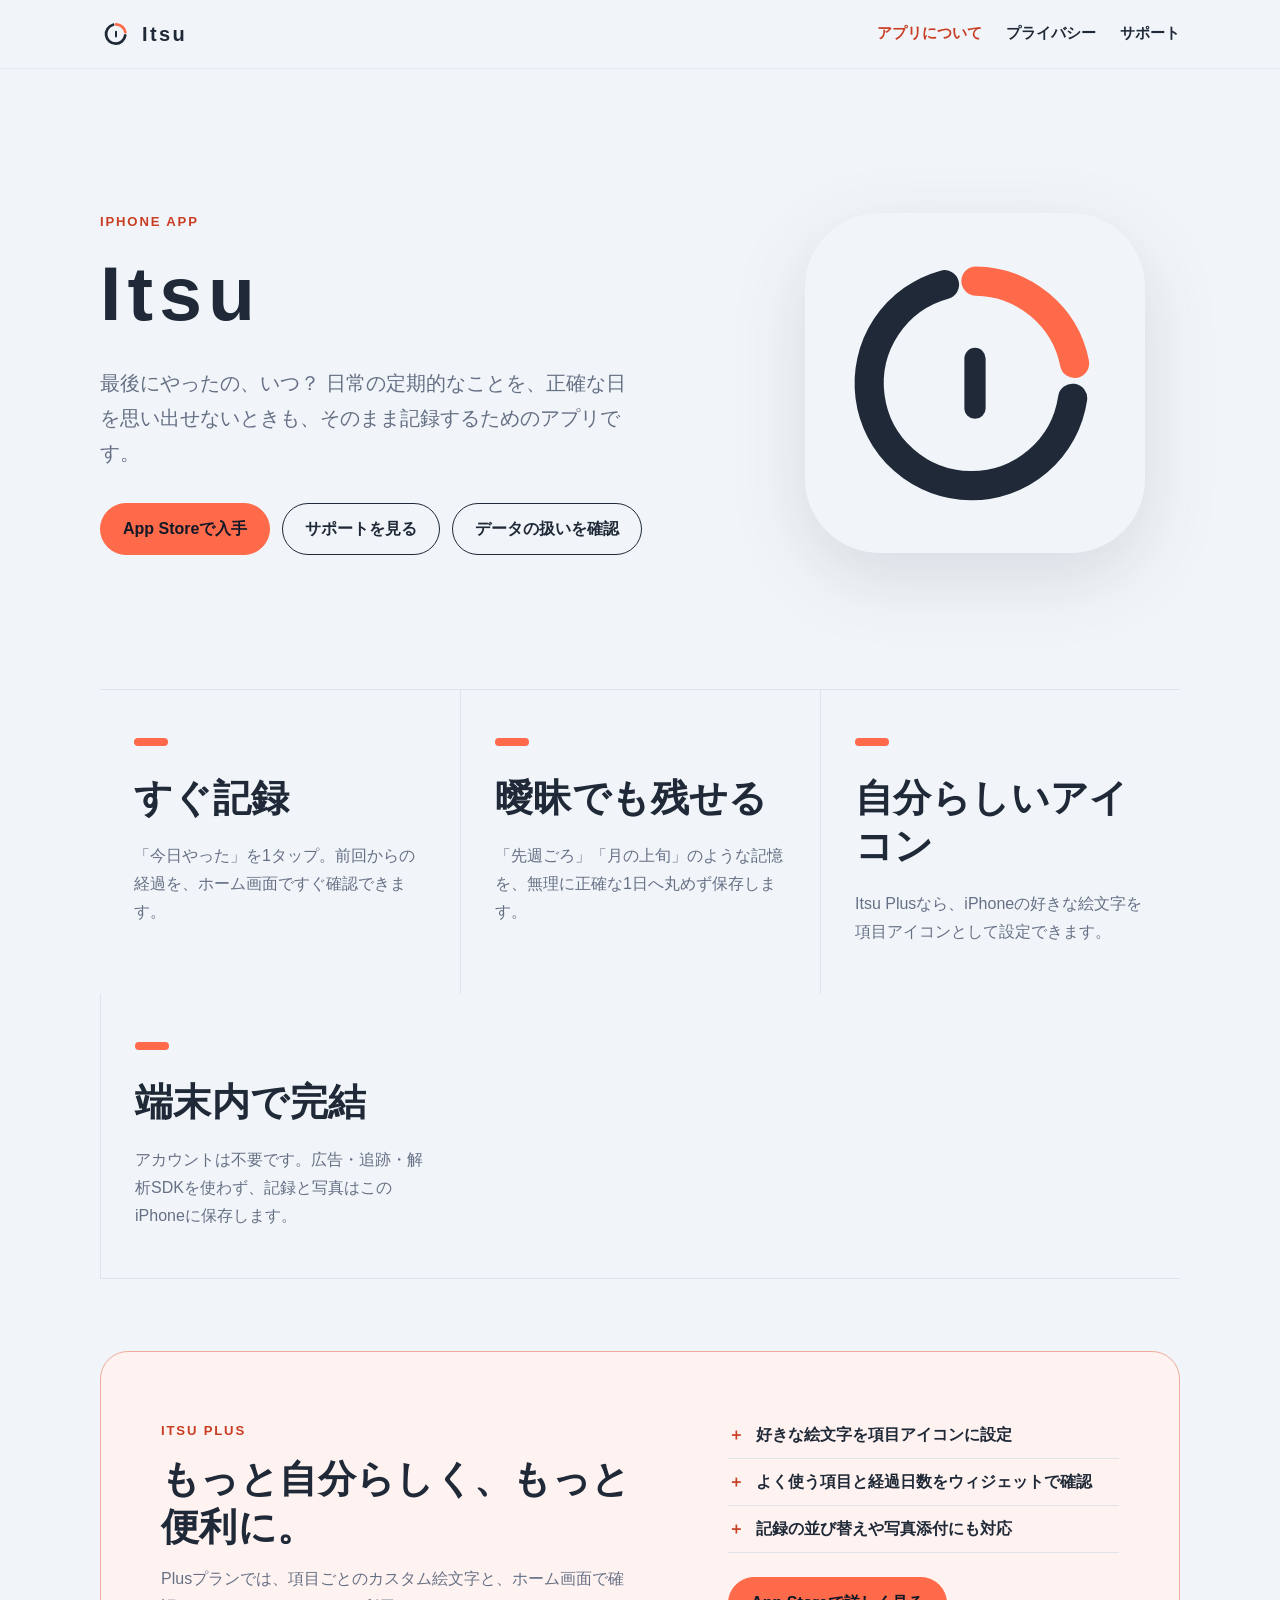
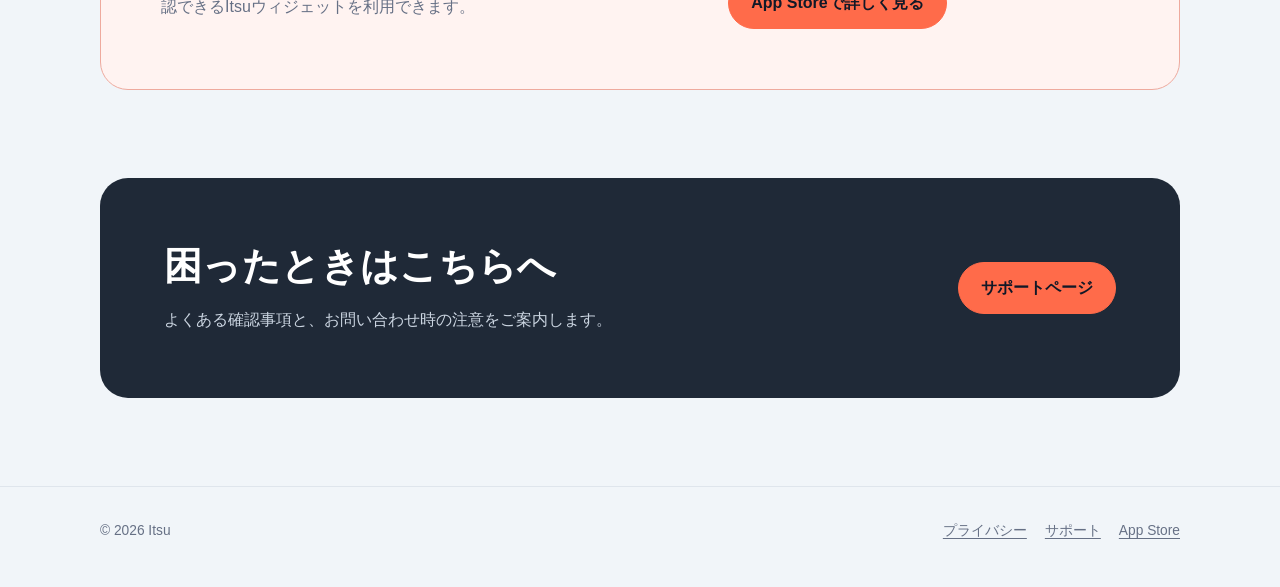
<file: index.html>
<!doctype html>
<html lang="ja">
<head>
  <meta charset="utf-8">
  <meta name="viewport" content="width=device-width, initial-scale=1">
  <meta name="description" content="Itsuは、最後にやった日をやさしく記録するiPhoneアプリです。Itsu Plusではカスタム絵文字とウィジェットを利用できます。">
  <meta name="theme-color" content="#F1F5F9">
  <title>Itsu — 最後にやったの、いつ？</title>
  <link rel="icon" href="assets/itsu-mark.svg" type="image/svg+xml">
  <link rel="stylesheet" href="styles.css">
</head>
<body>
  <header class="site-header">
    <nav class="nav" aria-label="メインナビゲーション">
      <a class="brand" href="index.html" aria-label="Itsu ホーム">
        <img src="assets/itsu-mark.svg" alt="">
        <span>Itsu</span>
      </a>
      <ul class="nav-links">
        <li><a href="index.html" aria-current="page">アプリについて</a></li>
        <li><a href="privacy.html">プライバシー</a></li>
        <li><a href="support.html">サポート</a></li>
      </ul>
    </nav>
  </header>

  <main>
    <section class="hero" aria-labelledby="hero-title">
      <div>
        <p class="eyebrow">iPhone app</p>
        <h1 id="hero-title">Itsu</h1>
        <p class="lead">最後にやったの、いつ？ 日常の定期的なことを、正確な日を思い出せないときも、そのまま記録するためのアプリです。</p>
        <div class="hero-actions">
          <a class="button button-primary" href="https://apps.apple.com/jp/app/itsu-%E6%9C%80%E5%BE%8C%E3%81%AB%E3%82%84%E3%81%A3%E3%81%9F%E3%81%AE-%E3%81%84%E3%81%A4/id6806280791" target="_blank" rel="noopener">App Storeで入手</a>
          <a class="button" href="support.html">サポートを見る</a>
          <a class="button" href="privacy.html">データの扱いを確認</a>
        </div>
      </div>
      <div class="mark-stage" aria-hidden="true">
        <img src="assets/itsu-mark.svg" alt="">
      </div>
    </section>

    <section class="feature-grid" aria-label="Itsuの特徴">
      <article class="feature">
        <div class="feature-mark" aria-hidden="true"></div>
        <h2>すぐ記録</h2>
        <p>「今日やった」を1タップ。前回からの経過を、ホーム画面ですぐ確認できます。</p>
      </article>
      <article class="feature">
        <div class="feature-mark" aria-hidden="true"></div>
        <h2>曖昧でも残せる</h2>
        <p>「先週ごろ」「月の上旬」のような記憶を、無理に正確な1日へ丸めず保存します。</p>
      </article>
      <article class="feature">
        <div class="feature-mark" aria-hidden="true"></div>
        <h2>自分らしいアイコン</h2>
        <p>Itsu Plusなら、iPhoneの好きな絵文字を項目アイコンとして設定できます。</p>
      </article>
      <article class="feature">
        <div class="feature-mark" aria-hidden="true"></div>
        <h2>端末内で完結</h2>
        <p>アカウントは不要です。広告・追跡・解析SDKを使わず、記録と写真はこのiPhoneに保存します。</p>
      </article>
    </section>

    <section class="plus-band" aria-labelledby="plus-title">
      <div>
        <p class="eyebrow">Itsu Plus</p>
        <h2 id="plus-title">もっと自分らしく、もっと便利に。</h2>
        <p>Plusプランでは、項目ごとのカスタム絵文字と、ホーム画面で確認できるItsuウィジェットを利用できます。</p>
      </div>
      <div>
        <ul class="plus-list">
          <li>好きな絵文字を項目アイコンに設定</li>
          <li>よく使う項目と経過日数をウィジェットで確認</li>
          <li>記録の並び替えや写真添付にも対応</li>
        </ul>
        <a class="button button-primary" href="https://apps.apple.com/jp/app/itsu-%E6%9C%80%E5%BE%8C%E3%81%AB%E3%82%84%E3%81%A3%E3%81%9F%E3%81%AE-%E3%81%84%E3%81%A4/id6806280791" target="_blank" rel="noopener">App Storeで詳しく見る</a>
      </div>
    </section>

    <section class="contact-band" aria-labelledby="contact-title">
      <div>
        <h2 id="contact-title">困ったときはこちらへ</h2>
        <p>よくある確認事項と、お問い合わせ時の注意をご案内します。</p>
      </div>
      <a class="button button-primary" href="support.html">サポートページ</a>
    </section>
  </main>

  <footer class="site-footer">
    <div class="footer-inner">
      <p>© 2026 Itsu</p>
      <div class="footer-links">
        <a href="privacy.html">プライバシー</a>
        <a href="support.html">サポート</a>
        <a href="https://apps.apple.com/jp/app/itsu-%E6%9C%80%E5%BE%8C%E3%81%AB%E3%82%84%E3%81%A3%E3%81%9F%E3%81%AE-%E3%81%84%E3%81%A4/id6806280791" target="_blank" rel="noopener">App Store</a>
      </div>
    </div>
  </footer>
</body>
</html>
</file>
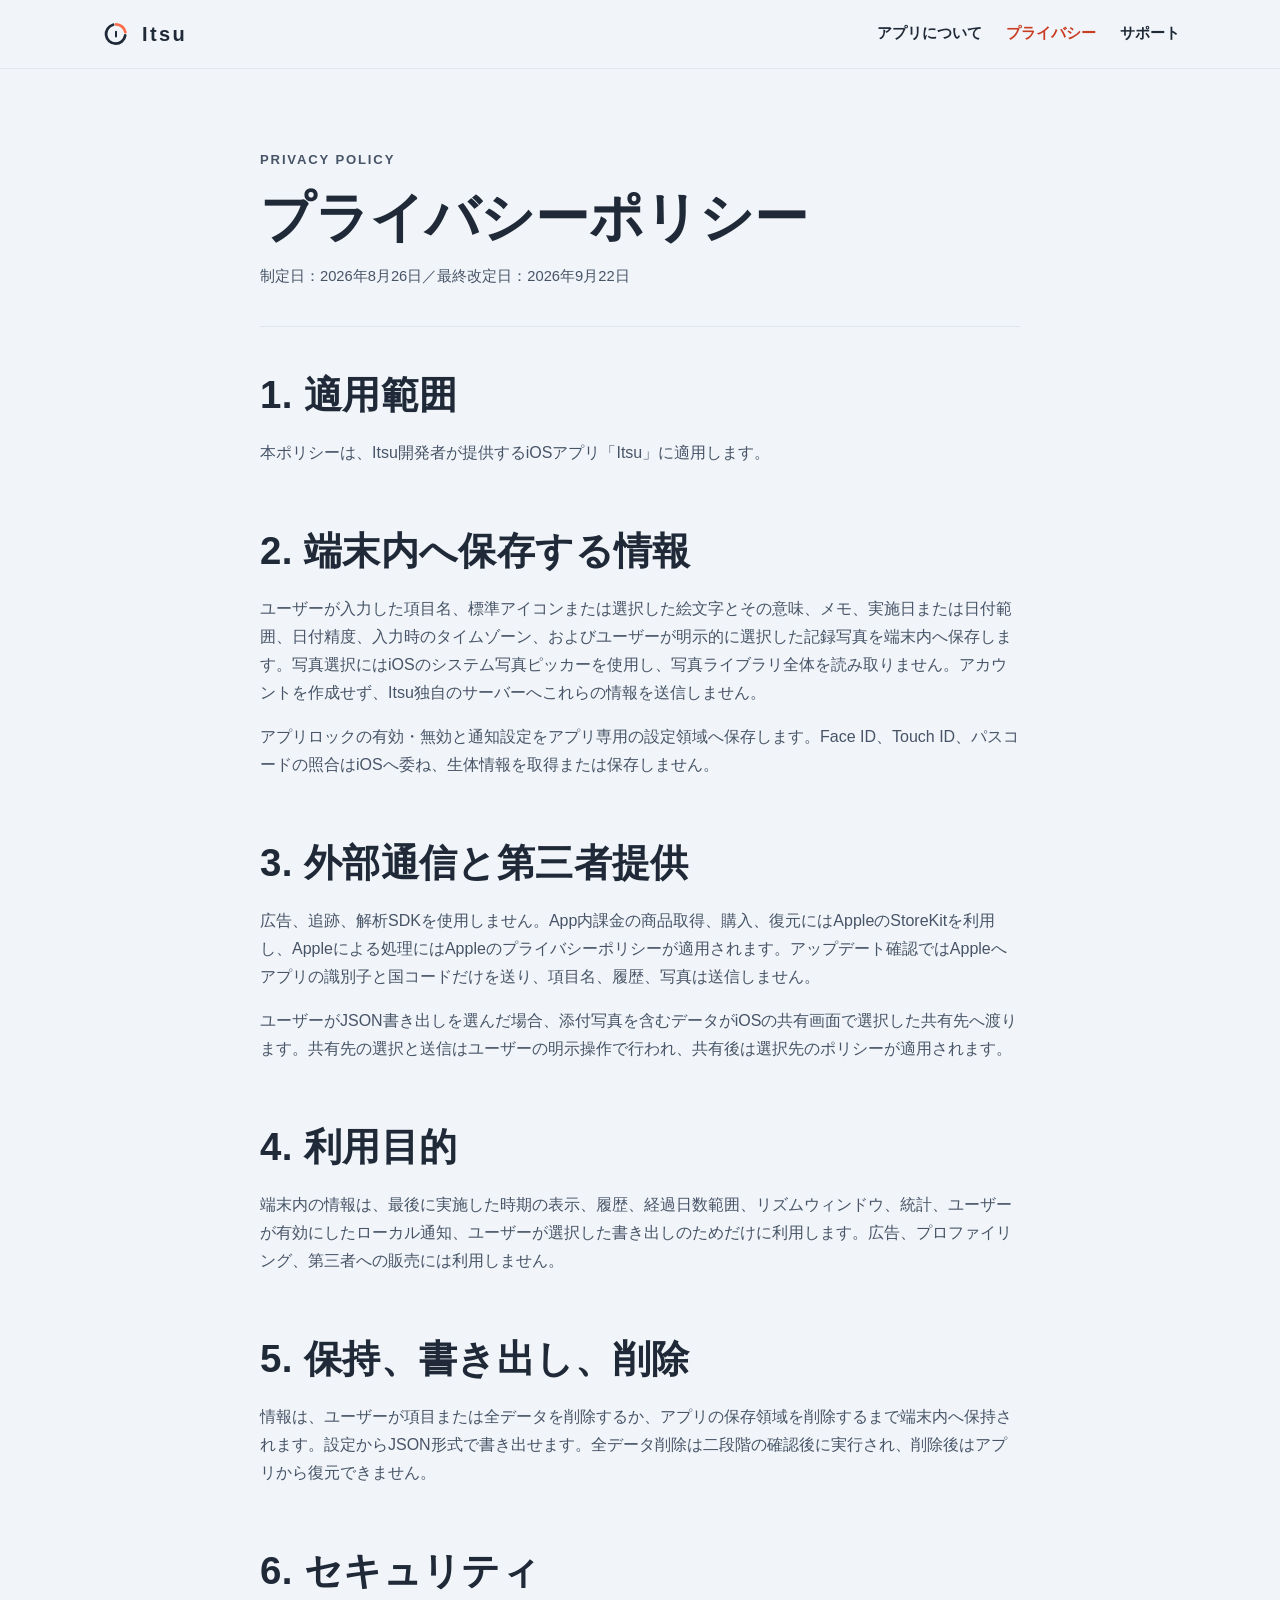
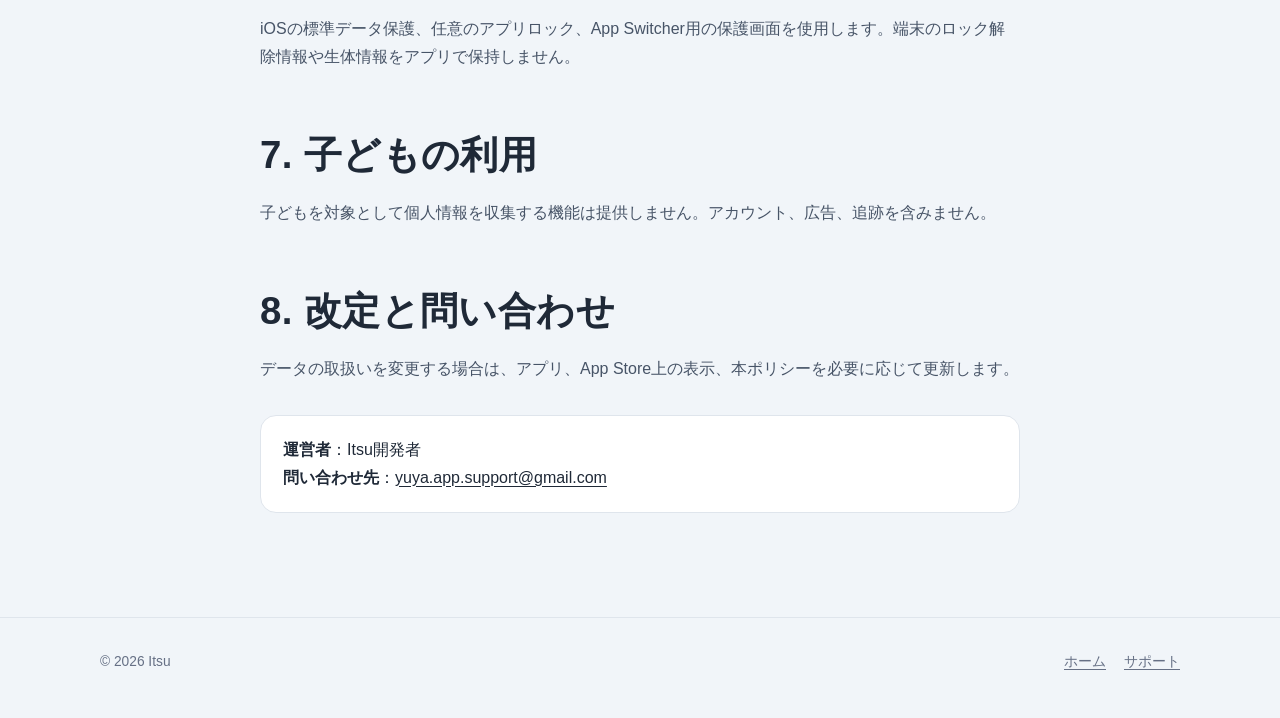
<file: privacy.html>
<!doctype html>
<html lang="ja">
<head>
  <meta charset="utf-8">
  <meta name="viewport" content="width=device-width, initial-scale=1">
  <meta name="description" content="iOSアプリItsuのプライバシーポリシーです。">
  <meta name="theme-color" content="#F1F5F9">
  <title>プライバシーポリシー — Itsu</title>
  <link rel="icon" href="assets/itsu-mark.svg" type="image/svg+xml">
  <link rel="stylesheet" href="styles.css">
</head>
<body>
  <header class="site-header">
    <nav class="nav" aria-label="メインナビゲーション">
      <a class="brand" href="index.html" aria-label="Itsu ホーム">
        <img src="assets/itsu-mark.svg" alt="">
        <span>Itsu</span>
      </a>
      <ul class="nav-links">
        <li><a href="index.html">アプリについて</a></li>
        <li><a href="privacy.html" aria-current="page">プライバシー</a></li>
        <li><a href="support.html">サポート</a></li>
      </ul>
    </nav>
  </header>

  <main>
    <article class="document">
      <header class="document-header">
        <p class="eyebrow">Privacy policy</p>
        <h1>プライバシーポリシー</h1>
        <p class="document-meta">制定日：2026年8月26日／最終改定日：2026年9月22日</p>
      </header>

      <section>
        <h2>1. 適用範囲</h2>
        <p>本ポリシーは、Itsu開発者が提供するiOSアプリ「Itsu」に適用します。</p>
      </section>

      <section>
        <h2>2. 端末内へ保存する情報</h2>
        <p>ユーザーが入力した項目名、標準アイコンまたは選択した絵文字とその意味、メモ、実施日または日付範囲、日付精度、入力時のタイムゾーン、およびユーザーが明示的に選択した記録写真を端末内へ保存します。写真選択にはiOSのシステム写真ピッカーを使用し、写真ライブラリ全体を読み取りません。アカウントを作成せず、Itsu独自のサーバーへこれらの情報を送信しません。</p>
        <p>アプリロックの有効・無効と通知設定をアプリ専用の設定領域へ保存します。Face ID、Touch ID、パスコードの照合はiOSへ委ね、生体情報を取得または保存しません。</p>
      </section>

      <section>
        <h2>3. 外部通信と第三者提供</h2>
        <p>広告、追跡、解析SDKを使用しません。App内課金の商品取得、購入、復元にはAppleのStoreKitを利用し、Appleによる処理にはAppleのプライバシーポリシーが適用されます。アップデート確認ではAppleへアプリの識別子と国コードだけを送り、項目名、履歴、写真は送信しません。</p>
        <p>ユーザーがJSON書き出しを選んだ場合、添付写真を含むデータがiOSの共有画面で選択した共有先へ渡ります。共有先の選択と送信はユーザーの明示操作で行われ、共有後は選択先のポリシーが適用されます。</p>
      </section>

      <section>
        <h2>4. 利用目的</h2>
        <p>端末内の情報は、最後に実施した時期の表示、履歴、経過日数範囲、リズムウィンドウ、統計、ユーザーが有効にしたローカル通知、ユーザーが選択した書き出しのためだけに利用します。広告、プロファイリング、第三者への販売には利用しません。</p>
      </section>

      <section>
        <h2>5. 保持、書き出し、削除</h2>
        <p>情報は、ユーザーが項目または全データを削除するか、アプリの保存領域を削除するまで端末内へ保持されます。設定からJSON形式で書き出せます。全データ削除は二段階の確認後に実行され、削除後はアプリから復元できません。</p>
      </section>

      <section>
        <h2>6. セキュリティ</h2>
        <p>iOSの標準データ保護、任意のアプリロック、App Switcher用の保護画面を使用します。端末のロック解除情報や生体情報をアプリで保持しません。</p>
      </section>

      <section>
        <h2>7. 子どもの利用</h2>
        <p>子どもを対象として個人情報を収集する機能は提供しません。アカウント、広告、追跡を含みません。</p>
      </section>

      <section>
        <h2>8. 改定と問い合わせ</h2>
        <p>データの取扱いを変更する場合は、アプリ、App Store上の表示、本ポリシーを必要に応じて更新します。</p>
        <div class="notice">
          <strong>運営者</strong>：Itsu開発者<br>
          <strong>問い合わせ先</strong>：<a href="mailto:yuya.app.support@gmail.com">yuya.app.support@gmail.com</a>
        </div>
      </section>
    </article>
  </main>

  <footer class="site-footer">
    <div class="footer-inner">
      <p>© 2026 Itsu</p>
      <div class="footer-links">
        <a href="index.html">ホーム</a>
        <a href="support.html">サポート</a>
      </div>
    </div>
  </footer>
</body>
</html>
</file>
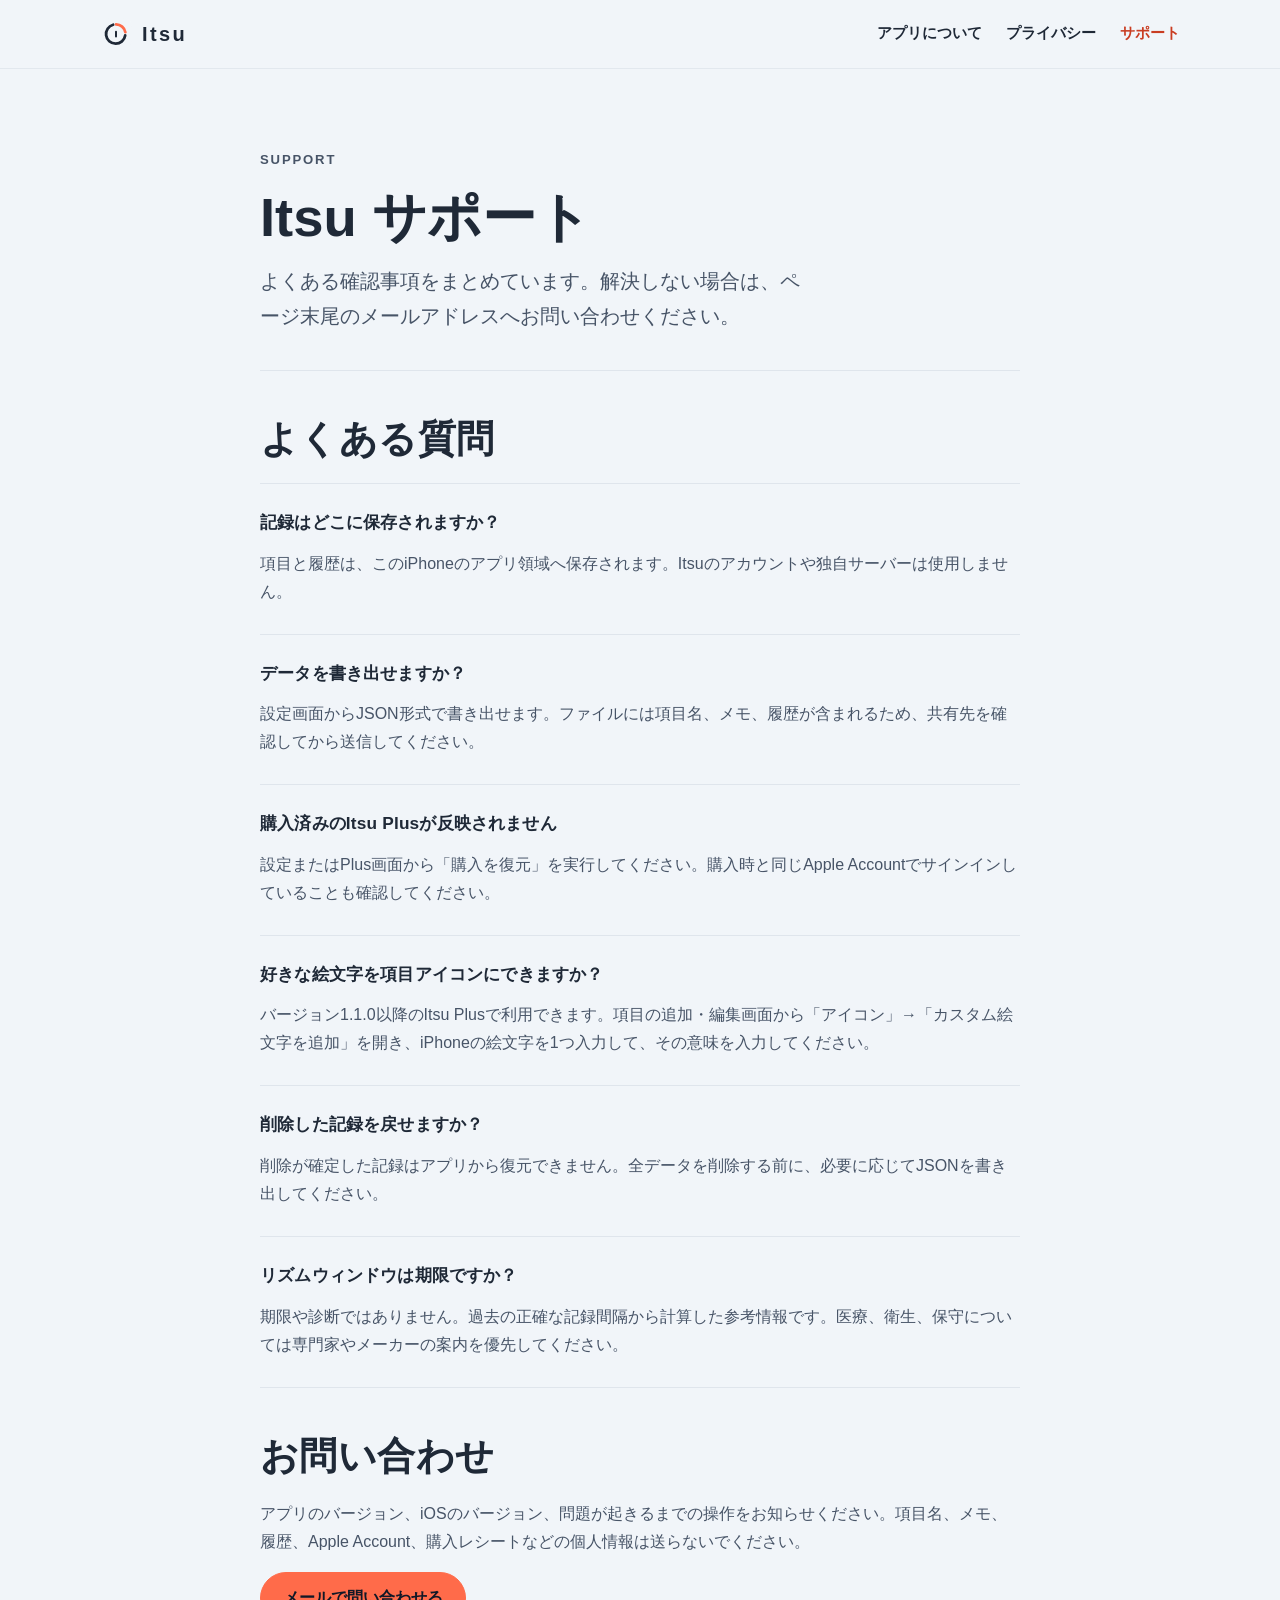
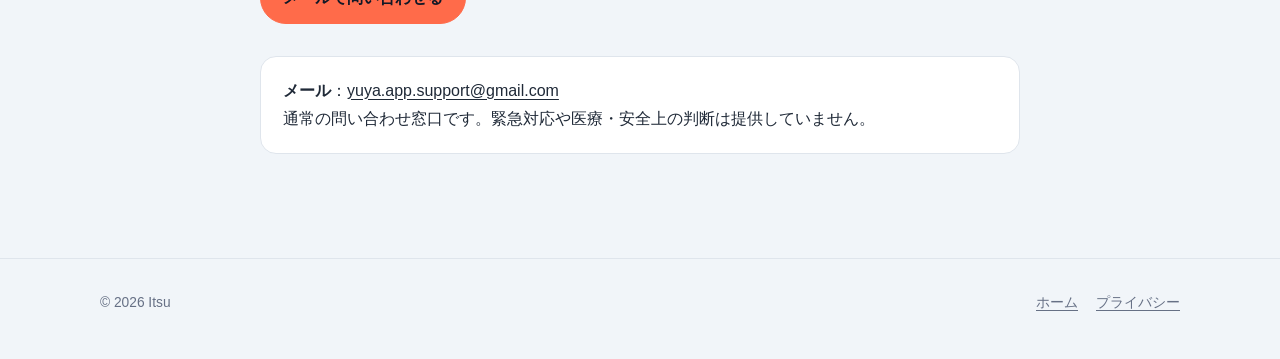
<file: support.html>
<!doctype html>
<html lang="ja">
<head>
  <meta charset="utf-8">
  <meta name="viewport" content="width=device-width, initial-scale=1">
  <meta name="description" content="iOSアプリItsuのサポート、よくある質問、お問い合わせ先です。">
  <meta name="theme-color" content="#F1F5F9">
  <title>サポート — Itsu</title>
  <link rel="icon" href="assets/itsu-mark.svg" type="image/svg+xml">
  <link rel="stylesheet" href="styles.css">
</head>
<body>
  <header class="site-header">
    <nav class="nav" aria-label="メインナビゲーション">
      <a class="brand" href="index.html" aria-label="Itsu ホーム">
        <img src="assets/itsu-mark.svg" alt="">
        <span>Itsu</span>
      </a>
      <ul class="nav-links">
        <li><a href="index.html">アプリについて</a></li>
        <li><a href="privacy.html">プライバシー</a></li>
        <li><a href="support.html" aria-current="page">サポート</a></li>
      </ul>
    </nav>
  </header>

  <main>
    <article class="document">
      <header class="document-header">
        <p class="eyebrow">Support</p>
        <h1>Itsu サポート</h1>
        <p class="lead">よくある確認事項をまとめています。解決しない場合は、ページ末尾のメールアドレスへお問い合わせください。</p>
      </header>

      <section aria-labelledby="faq-title">
        <h2 id="faq-title">よくある質問</h2>

        <div class="faq-item">
          <h3>記録はどこに保存されますか？</h3>
          <p>項目と履歴は、このiPhoneのアプリ領域へ保存されます。Itsuのアカウントや独自サーバーは使用しません。</p>
        </div>

        <div class="faq-item">
          <h3>データを書き出せますか？</h3>
          <p>設定画面からJSON形式で書き出せます。ファイルには項目名、メモ、履歴が含まれるため、共有先を確認してから送信してください。</p>
        </div>

        <div class="faq-item">
          <h3>購入済みのItsu Plusが反映されません</h3>
          <p>設定またはPlus画面から「購入を復元」を実行してください。購入時と同じApple Accountでサインインしていることも確認してください。</p>
        </div>

        <div class="faq-item">
          <h3>好きな絵文字を項目アイコンにできますか？</h3>
          <p>バージョン1.1.0以降のItsu Plusで利用できます。項目の追加・編集画面から「アイコン」→「カスタム絵文字を追加」を開き、iPhoneの絵文字を1つ入力して、その意味を入力してください。</p>
        </div>

        <div class="faq-item">
          <h3>削除した記録を戻せますか？</h3>
          <p>削除が確定した記録はアプリから復元できません。全データを削除する前に、必要に応じてJSONを書き出してください。</p>
        </div>

        <div class="faq-item">
          <h3>リズムウィンドウは期限ですか？</h3>
          <p>期限や診断ではありません。過去の正確な記録間隔から計算した参考情報です。医療、衛生、保守については専門家やメーカーの案内を優先してください。</p>
        </div>
      </section>

      <section>
        <h2>お問い合わせ</h2>
        <p>アプリのバージョン、iOSのバージョン、問題が起きるまでの操作をお知らせください。項目名、メモ、履歴、Apple Account、購入レシートなどの個人情報は送らないでください。</p>
        <p><a class="button button-primary" href="mailto:yuya.app.support@gmail.com?subject=Itsu%E3%82%B5%E3%83%9D%E3%83%BC%E3%83%88">メールで問い合わせる</a></p>
        <div class="notice">
          <strong>メール</strong>：<a href="mailto:yuya.app.support@gmail.com">yuya.app.support@gmail.com</a><br>
          通常の問い合わせ窓口です。緊急対応や医療・安全上の判断は提供していません。
        </div>
      </section>
    </article>
  </main>

  <footer class="site-footer">
    <div class="footer-inner">
      <p>© 2026 Itsu</p>
      <div class="footer-links">
        <a href="index.html">ホーム</a>
        <a href="privacy.html">プライバシー</a>
      </div>
    </div>
  </footer>
</body>
</html>
</file>
<file: styles.css>
:root {
  color-scheme: light dark;
  --accent: #ff6b4a;
  --accent-strong: #c93d22;
  --ink: #1f2937;
  --muted: #667085;
  --mist: #f1f5f9;
  --paper: #ffffff;
  --line: #dfe5ec;
  --display: "Avenir Next", "Hiragino Sans", "Yu Gothic UI", sans-serif;
  --body: -apple-system, BlinkMacSystemFont, "Hiragino Sans", "Yu Gothic UI", sans-serif;
  font-family: var(--body);
  background: var(--mist);
  color: var(--ink);
}

* {
  box-sizing: border-box;
}

html {
  scroll-behavior: smooth;
}

body {
  margin: 0;
  min-width: 320px;
  background: var(--mist);
  color: var(--ink);
  font-size: 16px;
  line-height: 1.75;
}

a {
  color: inherit;
  text-underline-offset: 0.2em;
}

a:hover {
  color: var(--accent-strong);
}

a:focus-visible,
button:focus-visible {
  outline: 3px solid var(--accent);
  outline-offset: 4px;
  border-radius: 4px;
}

.site-header {
  position: sticky;
  top: 0;
  z-index: 10;
  border-bottom: 1px solid color-mix(in srgb, var(--line) 80%, transparent);
  background: color-mix(in srgb, var(--mist) 92%, transparent);
  backdrop-filter: blur(14px);
}

.nav {
  width: min(1080px, calc(100% - 40px));
  min-height: 68px;
  margin: 0 auto;
  display: flex;
  align-items: center;
  justify-content: space-between;
  gap: 24px;
}

.brand {
  display: inline-flex;
  align-items: center;
  gap: 10px;
  color: var(--ink);
  font-family: var(--display);
  font-size: 1.25rem;
  font-weight: 700;
  letter-spacing: 0.12em;
  text-decoration: none;
}

.brand img {
  width: 32px;
  height: 32px;
  border-radius: 9px;
}

.nav-links {
  display: flex;
  align-items: center;
  gap: 24px;
  margin: 0;
  padding: 0;
  list-style: none;
  font-size: 0.92rem;
  font-weight: 600;
}

.nav-links a {
  text-decoration: none;
}

.nav-links a[aria-current="page"] {
  color: var(--accent-strong);
}

main {
  width: min(1080px, calc(100% - 40px));
  margin: 0 auto;
}

.hero {
  min-height: 620px;
  display: grid;
  grid-template-columns: minmax(0, 1.15fr) minmax(280px, 0.85fr);
  align-items: center;
  gap: clamp(48px, 9vw, 120px);
  padding: 96px 0 88px;
}

.eyebrow {
  margin: 0 0 12px;
  color: var(--accent-strong);
  font-size: 0.82rem;
  font-weight: 700;
  letter-spacing: 0.14em;
  text-transform: uppercase;
}

h1,
h2,
h3 {
  margin-top: 0;
  font-family: var(--display);
  line-height: 1.25;
  letter-spacing: 0.01em;
}

h1 {
  margin-bottom: 24px;
  font-size: clamp(2.5rem, 6vw, 5rem);
  font-weight: 700;
  letter-spacing: 0.08em;
}

h2 {
  margin-bottom: 20px;
  font-size: clamp(1.7rem, 3vw, 2.4rem);
}

h3 {
  margin-bottom: 8px;
  font-size: 1.08rem;
}

.lead {
  max-width: 34rem;
  margin: 0;
  color: var(--muted);
  font-size: clamp(1.05rem, 2vw, 1.25rem);
}

.hero-actions {
  display: flex;
  flex-wrap: wrap;
  gap: 12px;
  margin-top: 32px;
}

.button {
  min-height: 48px;
  padding: 11px 22px;
  display: inline-flex;
  align-items: center;
  justify-content: center;
  border: 1px solid var(--ink);
  border-radius: 999px;
  font-weight: 700;
  text-decoration: none;
}

.button-primary {
  border-color: var(--accent);
  background: var(--accent);
  color: #111827;
}

.button-primary:hover {
  border-color: var(--accent-strong);
  background: var(--accent-strong);
  color: #111827;
}

.mark-stage {
  position: relative;
  display: grid;
  place-items: center;
}

.mark-stage::before {
  content: "";
  position: absolute;
  width: 76%;
  aspect-ratio: 1;
  border: 1px solid var(--line);
  border-radius: 50%;
}

.mark-stage img {
  position: relative;
  width: min(340px, 86%);
  filter: drop-shadow(0 24px 36px rgb(31 41 55 / 0.12));
}

.feature-grid {
  display: grid;
  grid-template-columns: repeat(3, 1fr);
  border-top: 1px solid var(--line);
  border-bottom: 1px solid var(--line);
}

.feature {
  min-height: 240px;
  padding: 48px 34px;
}

.feature + .feature {
  border-left: 1px solid var(--line);
}

.feature p {
  margin: 0;
  color: var(--muted);
}

.feature-mark {
  width: 34px;
  height: 8px;
  margin-bottom: 28px;
  border-radius: 999px;
  background: var(--accent);
}

.plus-band {
  margin: 72px 0 0;
  padding: clamp(32px, 6vw, 60px);
  display: grid;
  grid-template-columns: minmax(0, 1.1fr) minmax(260px, 0.9fr);
  align-items: center;
  gap: clamp(30px, 7vw, 90px);
  border: 1px solid color-mix(in srgb, var(--accent) 48%, var(--line));
  border-radius: 28px;
  background: color-mix(in srgb, var(--accent) 8%, var(--paper));
}

.plus-band h2 {
  margin-bottom: 14px;
}

.plus-band p:not(.eyebrow) {
  max-width: 34rem;
  margin: 0;
  color: var(--muted);
}

.plus-list {
  margin: 0 0 24px;
  padding: 0;
  list-style: none;
}

.plus-list li {
  position: relative;
  padding: 9px 0 9px 28px;
  border-bottom: 1px solid var(--line);
  font-weight: 600;
}

.plus-list li::before {
  content: "＋";
  position: absolute;
  left: 0;
  color: var(--accent-strong);
  font-weight: 800;
}

.contact-band {
  margin: 88px 0;
  padding: clamp(32px, 6vw, 64px);
  display: flex;
  align-items: center;
  justify-content: space-between;
  gap: 32px;
  border-radius: 28px;
  background: var(--ink);
  color: #ffffff;
}

.contact-band h2,
.contact-band p {
  margin-bottom: 0;
}

.contact-band p {
  color: #cbd5e1;
}

.document {
  width: min(760px, 100%);
  margin: 0 auto;
  padding: 80px 0 104px;
}

.document-header {
  padding-bottom: 36px;
  border-bottom: 1px solid var(--line);
}

.document-header h1 {
  margin-bottom: 12px;
  font-size: clamp(2.1rem, 5vw, 3.4rem);
  letter-spacing: 0;
}

.document-meta {
  margin: 0;
  color: var(--muted);
  font-size: 0.92rem;
}

.document section {
  padding-top: 44px;
}

.document p,
.document li {
  color: #475467;
}

.document ul {
  padding-left: 1.4em;
}

.notice {
  margin-top: 32px;
  padding: 20px 22px;
  border: 1px solid var(--line);
  border-radius: 16px;
  background: var(--paper);
}

.faq-item {
  padding: 28px 0;
  border-top: 1px solid var(--line);
}

.faq-item:last-child {
  border-bottom: 1px solid var(--line);
}

.faq-item p {
  margin-bottom: 0;
}

.site-footer {
  border-top: 1px solid var(--line);
}

.footer-inner {
  width: min(1080px, calc(100% - 40px));
  margin: 0 auto;
  padding: 32px 0 44px;
  display: flex;
  justify-content: space-between;
  gap: 24px;
  color: var(--muted);
  font-size: 0.86rem;
}

.footer-inner p {
  margin: 0;
}

.footer-links {
  display: flex;
  gap: 18px;
}

@media (max-width: 760px) {
  .nav {
    min-height: 62px;
  }

  .nav-links {
    gap: 14px;
    font-size: 0.82rem;
  }

  .hero {
    min-height: auto;
    grid-template-columns: 1fr;
    padding: 72px 0 64px;
  }

  .mark-stage {
    grid-row: 1;
  }

  .mark-stage img {
    width: min(240px, 70%);
  }

  .feature-grid,
  .plus-band {
    grid-template-columns: 1fr;
  }

  .feature {
    min-height: auto;
    padding: 34px 0;
  }

  .feature + .feature {
    border-top: 1px solid var(--line);
    border-left: 0;
  }

  .plus-band {
    margin-top: 48px;
  }

  .contact-band,
  .footer-inner {
    align-items: flex-start;
    flex-direction: column;
  }
}

@media (max-width: 480px) {
  main,
  .nav,
  .footer-inner {
    width: min(100% - 28px, 1080px);
  }

  .brand {
    letter-spacing: 0.06em;
  }

  .nav-links li:first-child {
    display: none;
  }

  .contact-band {
    border-radius: 20px;
  }
}

@media (prefers-reduced-motion: reduce) {
  html {
    scroll-behavior: auto;
  }
}

@media (prefers-color-scheme: dark) {
  :root {
    --accent-strong: #ff8a65;
    --ink: #f8fafc;
    --muted: #aab4c3;
    --mist: #111827;
    --paper: #1f2937;
    --line: #344054;
  }

  .brand img,
  .mark-stage img {
    filter: brightness(0.94) drop-shadow(0 24px 36px rgb(0 0 0 / 0.24));
  }

  .document p,
  .document li {
    color: #cbd5e1;
  }

  .contact-band {
    background: #020617;
  }
}
</file>
